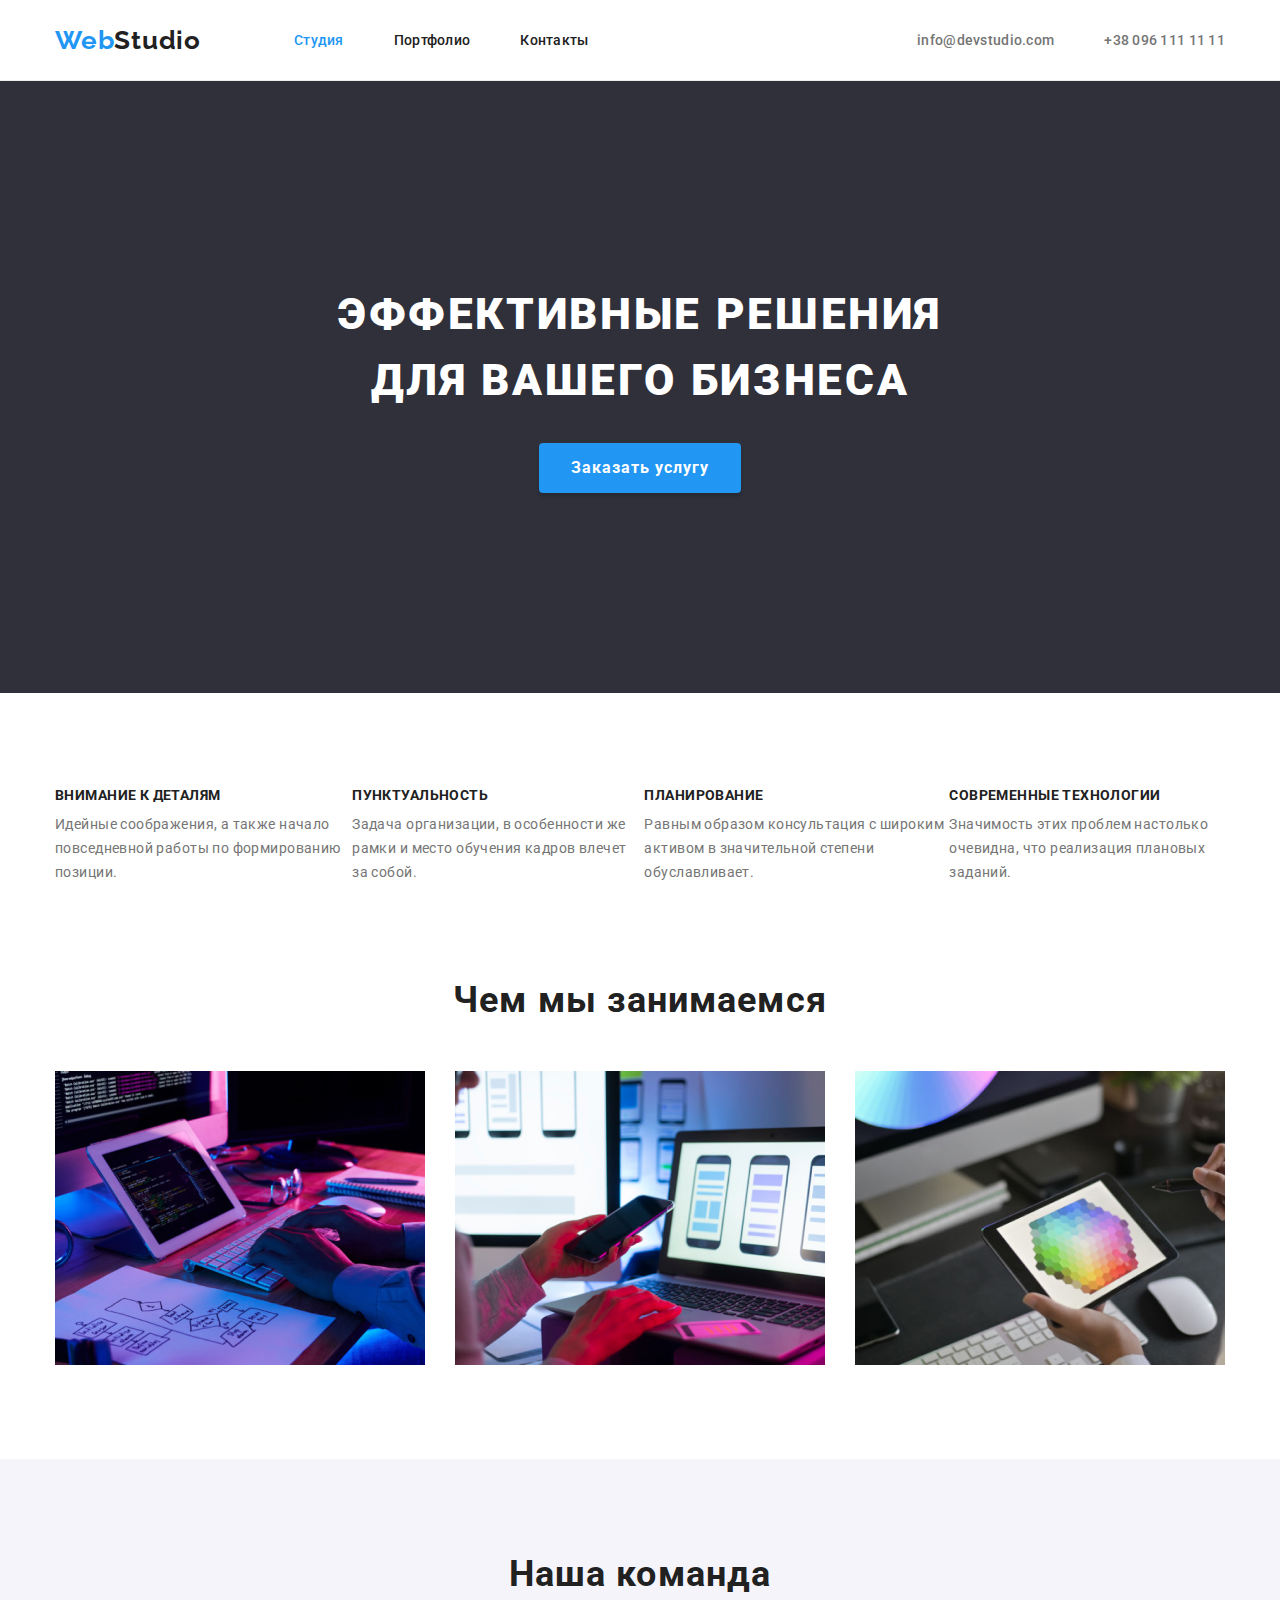
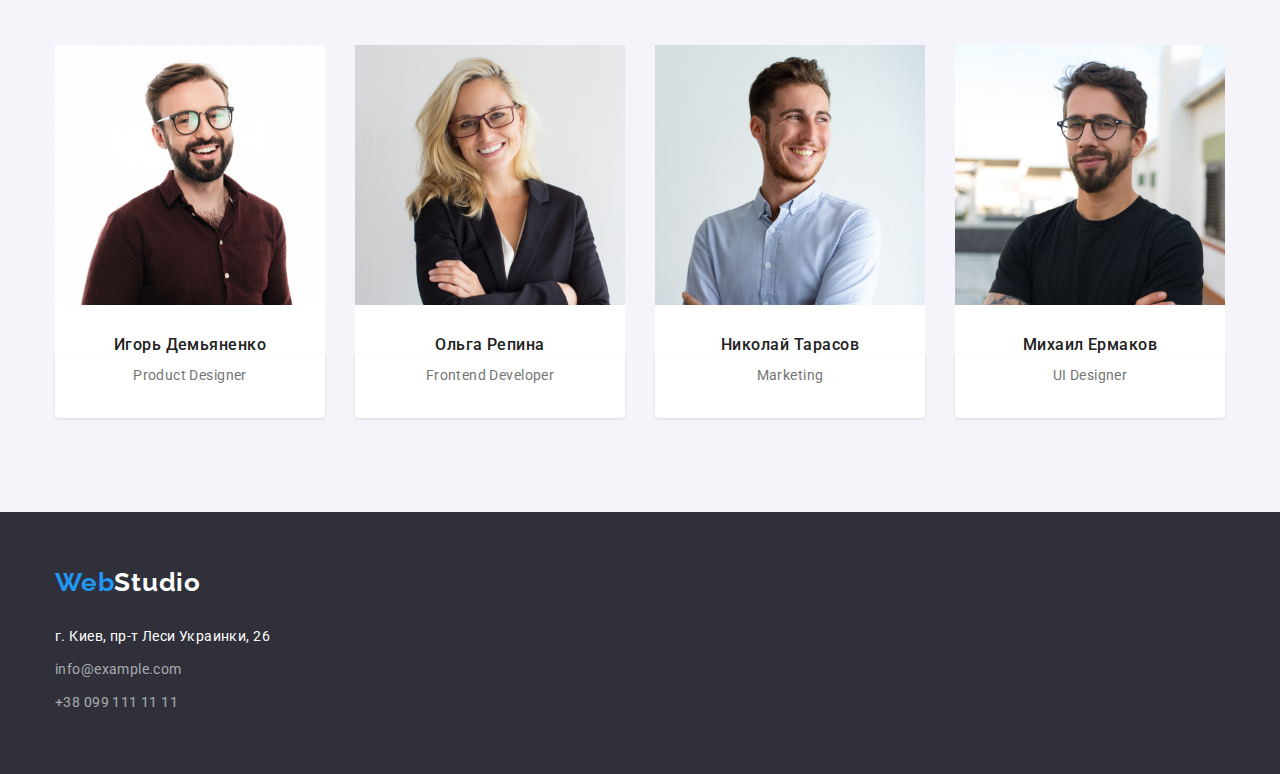
<file: index.html>
<!DOCTYPE html>
<html lang="ru">

<head>
    <meta charset="UTF-8">
    <meta name="viewport" content="width=device-width, initial-scale=1.0">
    <title>WebStudio</title>
    <link rel="preconnect" href="https://fonts.gstatic.com">
    <link href="https://fonts.googleapis.com/css2?family=Raleway:wght@700&family=Roboto:wght@400;500;700;900&display=swap"
        rel="stylesheet">
        <link rel="stylesheet" href="https://cdnjs.cloudflare.com/ajax/libs/modern-normalize/1.0.0/modern-normalize.min.css">
        <link rel="stylesheet" href="./css/styles.css">
</head>

<body>
    <header class="header">
       <div class="container">
            <nav class="navigation">
                <!--добавил спан для стилизации-->
                <a class="logo" href="" lang="en"><span class="web">Web</span>Studio
                </a>
                <ul class="navigation-list">
                    <li class="navigation-list-item">
                        <a class="navigation-list-link current-nav-link" href="./index.html">Студия</a>
                    </li>
                    <li class="navigation-list-item">
                        <a class="navigation-list-link" href="./portfolio.html">Портфолио</a>
                    </li>
                    <li class="navigation-list-item">
                        <a class="navigation-list-link" href="">Контакты</a>
                    </li>
                </ul>
                <address class="address">
                    <ul class="addres-link-list">
                        <li class="address-link">
                            <a class="main-tel" href="mailto:info@devstudio.com">info@devstudio.com</a>
                        </li>
                        <li class="address-link">
                            <a class="main-mail" href="tel:+380961111111">+38 096 111 11 11</a>
                        </li>
                    </ul>
            
                </address>
            </nav>
       </div>
    </header>
    <main>
        <section class="hero">
            <div class="container">
                <h1 class="hero-title">Эффективные решения <br> для вашего бизнеса</h1>
                <button type="button" class="button">Заказать услугу</button>
            </div>
           
        </section>
        <section>
            <div class="container">
                <!--скрытый заголовок-->
                <h2 hidden>наши приемущества</h2>
                <ul class="advantages">
                    <li>
                        <h3 class="title">Внимание к деталям</h3>
                        <p class="descriptions">Идейные соображения, а также начало повседневной работы по формированию позиции.</p>
                    </li>
                    <li>
                        <h3 class="title">Пунктуальность</h3>
                        <p class="descriptions">Задача организации, в особенности же рамки и место обучения кадров влечет за собой.</p>
                    </li>
                    <li>
                        <h3 class="title">Планирование</h3>
                        <p class="descriptions">Равным образом консультация с широким активом в значительной степени обуславливает.</p>
                    </li>
                    <li>
                        <h3 class="title">Современные технологии</h3>
                        <p class="descriptions">Значимость этих проблем настолько очевидна, что реализация плановых заданий.</p>
                    </li>
                </ul>
            </div>
           
        </section>
        <section>
            <div class="container">
                <h2 class="section-title">Чем мы занимаемся</h2>
                <ul class="employment">
                    <li class="employment-list">
                        <img src="./images/desktop.jpg" width="370" height="294" alt="десктопные приложения">
                
                    </li>
                    <li class="employment-list">
                        <img src="./images/mobile.jpg" width="370" height="294" alt="мобильные приложения">
                    </li>
                    <li class="employment-list">
                        <img src="./images/design.jpg" width="370" height="294" alt="дизайн">
                    </li>
                </ul>
            </div>
            
        </section>
        <section class="team-section">
            <div class="container">
                <h2 class="section-title">Наша команда</h2>
                <ul class="team-box">
                    <li class="descriptions-list">
                        <img src="./images/team.jpg" width="270" height="260" alt="Фото Игоря Демьяненко">
                        <h3 class="team-list">Игорь Демьяненко</h3>
                        <p class="descriptions" lang="en">Product Designer</p>
                    </li>
                    <li class="descriptions-list">
                        <img src="./images/team2.jpg" width="270" height="260" alt="Фото Ольги Репиной">
                        <h3 class="team-list">Ольга Репина</h3>
                        <p class="descriptions" lang="en">Frontend Developer</p>
                    </li>
                    <li class="descriptions-list">
                        <img src="./images/team3.jpg" width="270" height="260" alt="Фото Николая Тарасова">
                        <h3 class="team-list">Николай Тарасов</h3>
                        <p class="descriptions" lang="en">Marketing</p>
                    </li>
                    <li class="descriptions-list">
                        <img src="./images/team4.jpg" width="270" height="260" alt="Фото михаила Ермакова">
                        <h3 class="team-list">Михаил Ермаков</h3>
                        <p class="descriptions" lang="en">UI Designer</p>
                    </li>
                </ul>
            </div>
           
        </section>
    </main>
    <footer class="footer">
        <div class="container">
            <!--добавил спан для стилизации-->
            <a class="footer-logo" href="" lang="en"><span class="web">Web</span>Studio
            </a>
            <address class="footer-address">
                <ul>
                    <li class="footer-list-link">
                        <a class="footer-list-nav" href="https://goo.gl/maps/uPPd1PGFJsjfQsL56" target="_blank">г. Киев, пр-т Леси
                            Украинки, 26</a>
                    </li>
                    <li class="footer-list-link">
                        <a class="footer-list" href="mailto:info@example.com">info@example.com</a>
                    </li>
                    <li class="footer-list-link">
                        <a class="footer-list" href="tel:+380991111111">+38 099 111 11 11</a>
                    </li>
                </ul>
            </address>
        </div>
        
    </footer>
</body>

</html>
</file>
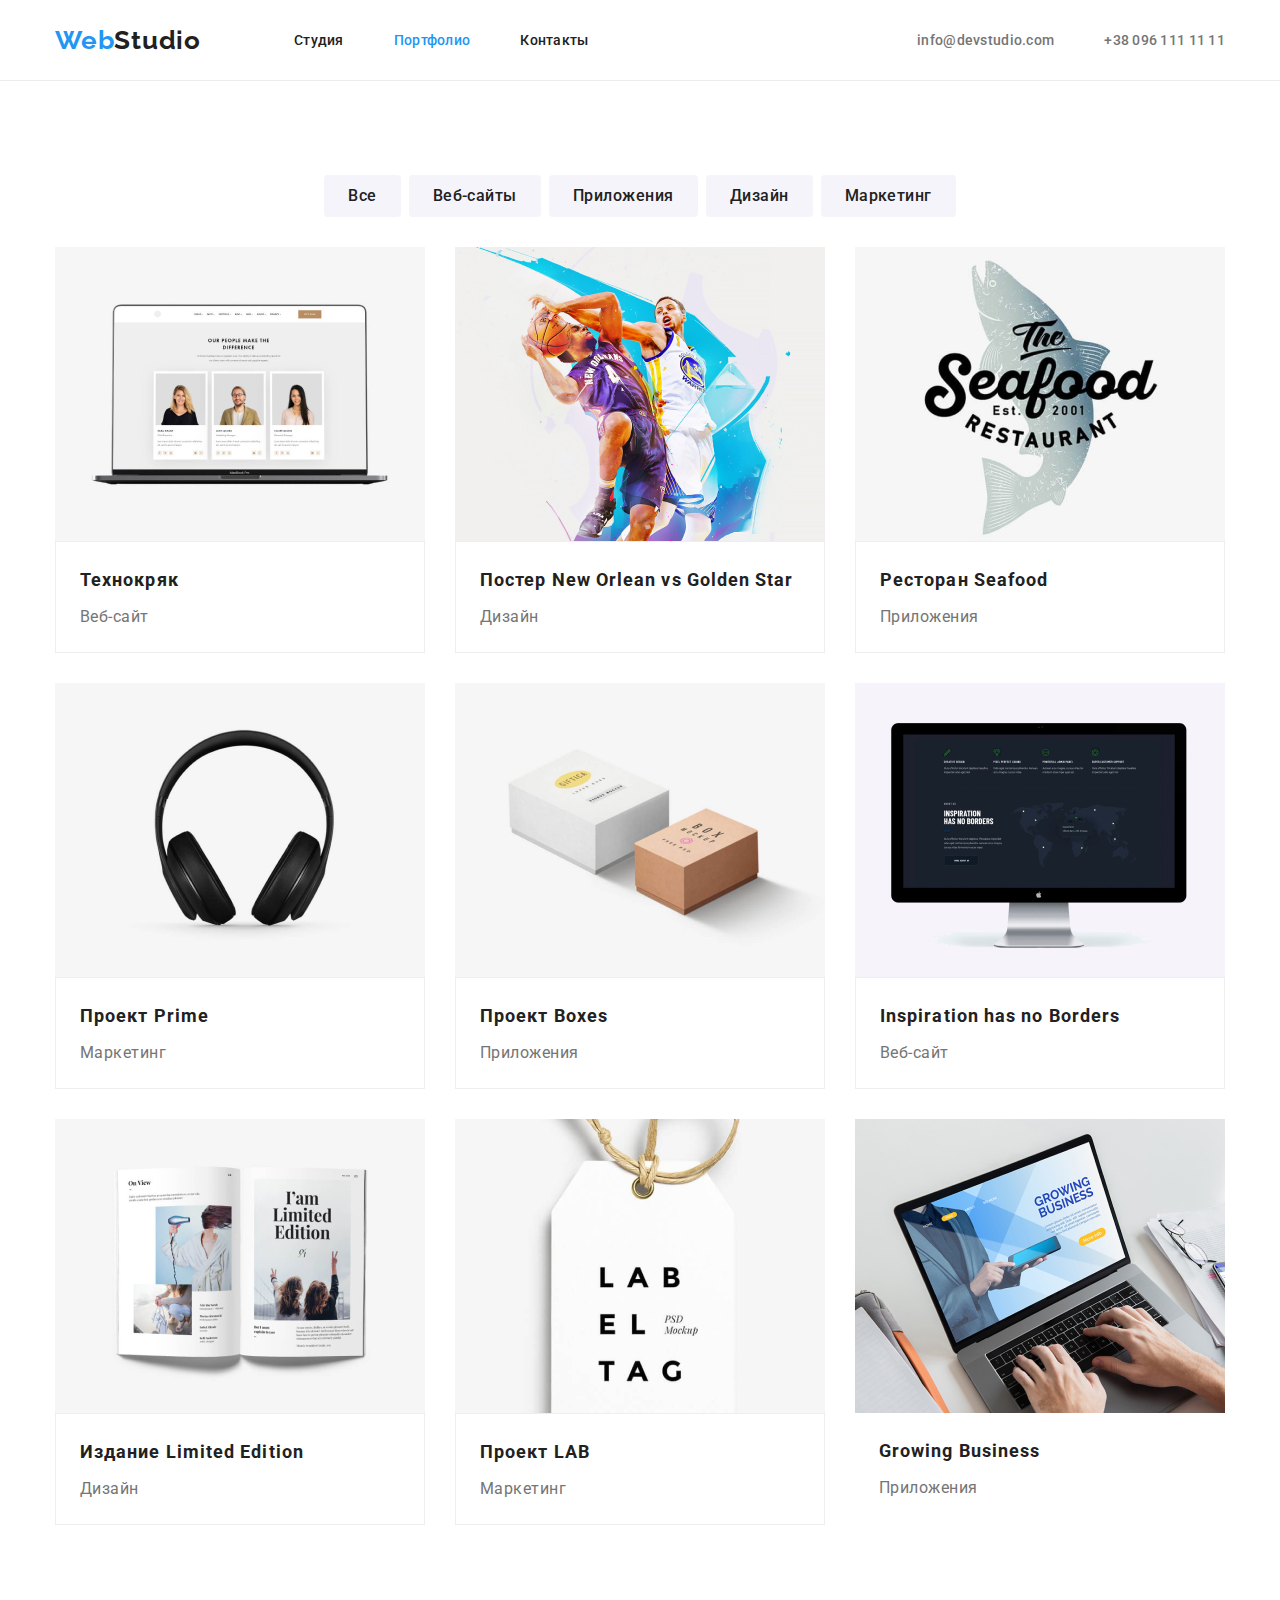
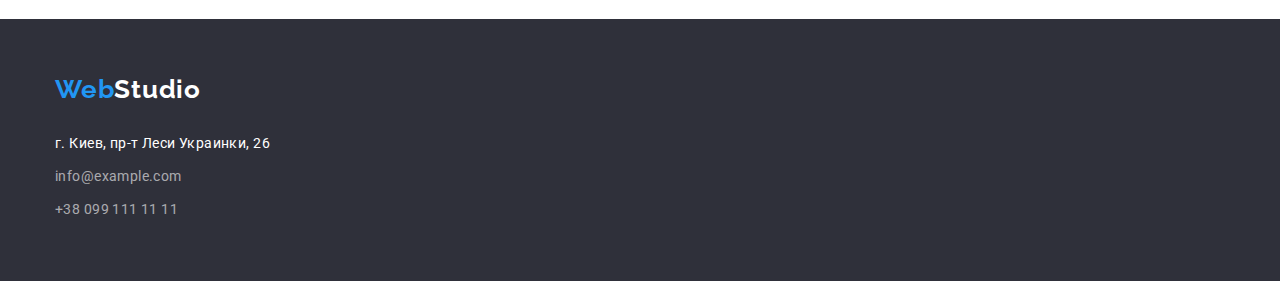
<file: portfolio.html>
<!DOCTYPE html>
<html lang="ru">

<head>
    <meta charset="UTF-8">
    <meta name="viewport" content="width=device-width, initial-scale=1.0">
    <title>Portfolio</title>
    <link rel="preconnect" href="https://fonts.gstatic.com">
    <link
        href="https://fonts.googleapis.com/css2?family=Raleway:wght@700&family=Roboto:wght@400;500;700;900&display=swap"
        rel="stylesheet">
        <link rel="stylesheet" href="https://cdnjs.cloudflare.com/ajax/libs/modern-normalize/1.0.0/modern-normalize.min.css">
    <link rel="stylesheet" href="./css/styles.css">
</head>

<body>
    <header class="header">
        <div class="container">
            <nav class="navigation">
                <!--добавил спан для стилизации-->
                <a class="logo" href="" lang="en"><span class="web">Web</span>Studio
                </a>
                <ul class="navigation-list">
                    <li class="navigation-list-item">
                        <a class="navigation-list-link " href="./index.html">Студия</a>
                    </li>
                    <li class="navigation-list-item">
                        <a class="navigation-list-link current-nav-link" href="./portfolio.html">Портфолио</a>
                    </li>
                    <li class="navigation-list-item">
                        <a class="navigation-list-link" href="">Контакты</a>
                    </li>
                </ul>
                <address class="address">
                    <ul class="addres-link-list">
                        <li class="address-link">
                            <a class="main-tel" href="mailto:info@devstudio.com">info@devstudio.com</a>
                        </li>
                        <li class="address-link">
                            <a class="main-mail" href="tel:+380961111111">+38 096 111 11 11</a>
                        </li>
                    </ul>
    
                </address>
            </nav>
        </div>
    </header>

    <main>
        <section>
           <div class="container">
                <h1 hidden>Наши работы</h1>
                <ul class="button-section">
                    <li class="button-section-link">
                        <button type="button" class="button2 button2-link">Все</button>
                    </li>
                    <li class="button-section-link">
                        <button type="button" class="button2 button2-link">Веб-сайты</button>
                    </li>
                    <li class="button-section-link">
                        <button type="button" class="button2 button2-link">Приложения</button>
                    </li>
                    <li class="button-section-link">
                        <button type="button" class="button2 button2-link">Дизайн</button>
                    </li>
                    <li class="button-section-link">
                        <button type="button" class="button2 button2-link">Маркетинг</button>
                    </li>
                </ul>
           </div>
        </section>
        <section>
            <div class="container">
                <ul class="portfolio-cards-list" >
                    <li class="portfolio-list">
                        <a href=""> <img src="./images/portfolio/img1.jpg" width="370" height="294"
                                alt="ноутбук с открытой страницей"></a>
                        <div class="portfolio-border">
                            <h2 class="portfolio-title">Технокряк</h2>
                            <p class="portfolio-description">Веб-сайт</p>
                        </div>
                    </li>
                    <li class="portfolio-list">
                        <a href=""> <img src="./images/portfolio/img2.jpg" width="370" height="294"
                                alt="постер с двумя баскетболистами"></a>
                        <div class="portfolio-border">
                            <h2 class="portfolio-title">Постер New Orlean vs Golden Star</h2>
                            <p class="portfolio-description">Дизайн</p>
                        </div>
                    </li>
                    <li class="portfolio-list">
                        <a href=""> <img src="./images/portfolio/img3.jpg" width="370" height="294" alt="логотип рыбного ресторана"></a>
                        <div class="portfolio-border">
                            <h2 class="portfolio-title">Ресторан Seafood</h2>
                            <p class="portfolio-description">Приложения</p>
                        </div>
                    </li>
                    <li class="portfolio-list">
                        <a href=""> <img src="./images/portfolio/img4.jpg" width="370" height="294" alt="наушники"></a>
                       <div class="portfolio-border">
                            <h2 class="portfolio-title">Проект Prime</h2>
                            <p class="portfolio-description">Маркетинг</p>
                       </div>
                    </li>
                    <li class="portfolio-list">
                        <a href=""> <img src="./images/portfolio/img5.jpg" width="370" height="294" alt="две коробки"></a>
                       <div class="portfolio-border">
                            <h2 class="portfolio-title">Проект Boxes</h2>
                            <p class="portfolio-description">Приложения</p>
                       </div>
                    </li>
                    <li class="portfolio-list">
                        <a href=""> <img src="./images/portfolio/img6.jpg" width="370" height="294" alt="монитор"></a>
                       <div class="portfolio-border">
                            <h2 class="portfolio-title">Inspiration has no Borders</h2>
                            <p class="portfolio-description">Веб-сайт</p>
                       </div>
                    </li>
                    <li class="portfolio-list">
                        <a href=""> <img src="./images/portfolio/img7.jpg" width="370" height="294" alt="открытый журнал"></a>
                       <div class="portfolio-border">
                            <h2 class="portfolio-title">Издание Limited Edition</h2>
                            <p class="portfolio-description">Дизайн</p>
                       </div>
                    </li>
                    <li class="portfolio-list">
                        <a href=""> <img src="./images/portfolio/img8.jpg" width="370" height="294" alt="бирка"></a>
                       <div class="portfolio-border">
                            <h2 class="portfolio-title">Проект LAB</h2>
                            <p class="portfolio-description">Маркетинг</p>
                       </div>
                    </li>
                    <li class="portfolio-list">
                        <a href=""> <img src="./images/portfolio/img9.jpg" width="370" height="294" alt="руки человека печатают на ноутбуке"></a>
                       <div>
                            <h2 class="portfolio-title">Growing Business</h2>
                            <p class="portfolio-description">Приложения</p>
                       </div>
                    </li>
                </ul>
            </div>
           
        </section>
    </main>
    <footer class="footer">
        <div class="container">
            <!--добавил спан для стилизации-->
            <a class="footer-logo" href="" lang="en"><span class="web">Web</span>Studio
            </a>
            <address class="footer-address">
                <ul>
                    <li class="footer-list-link">
                        <a class="footer-list-nav" href="https://goo.gl/maps/uPPd1PGFJsjfQsL56" target="_blank">г. Киев,
                            пр-т Леси
                            Украинки, 26</a>
                    </li>
                    <li class="footer-list-link">
                        <a class="footer-list" href="mailto:info@example.com">info@example.com</a>
                    </li>
                    <li class="footer-list-link">
                        <a class="footer-list" href="tel:+380991111111">+38 099 111 11 11</a>
                    </li>
                </ul>
            </address>
        </div>
    
    </footer>
    
       
</body>
</file>
<file: css/styles.css>
:root {
  --accent-color: #2196f3;
  --primary-white-color: #ffffff;
  --primary-text-color: #212121;
  --third-bg-color: #2f303a;
  --title-text-color: #757575;
  --main-background-color: #ffffff;
}

/* base style */
*,
*::before,
*::after {
  margin: 0;
  padding: 0;
}

a {
  text-decoration: none;
  font-style: normal;
}
ul,
ol {
  list-style: none;
  margin: 0;
  padding: 0;
}
h1,
h2,
h3,
h4,
h5,
h6 {
  margin: 0;
}

img {
  display: block;
}

body {
  background-color: var(--main-background-color);
  color: var(--title-text-color);
  font-family: Roboto, sans-serif;
  letter-spacing: 0.03em;
}
.container {
  width: 1170px;
  margin: 0 auto;
}

/* end base style */

/* Logo */
.navigation,
.logo {
  font-family: "Raleway", sans-serif;
  font-weight: 700;
  font-size: 26px;
  line-height: 1.192;
  letter-spacing: 0.03em;
  color: var(--primary-text-color);
}
.logo {
  margin-right: 93px;
}
.web {
  color: var(--accent-color);
}
/* End Logo */

/* Navigation list*/
.header {
  display: flex;
  border-bottom: 1px solid #ececec;
}
.navigation {
  display: flex;
  align-items: center;

  font-family: Roboto, sans-serif;
  font-weight: 500;
  font-size: 14px;
  line-height: 1.143;
  letter-spacing: 0.02em;
  color: #212121;
}
.navigation-list {
  display: flex;
  align-items: center;
}

.navigation-list-link {
  font-family: Roboto;
  font-weight: 500;
  font-size: 14px;
  line-height: 0.875;
  letter-spacing: 0.02em;
  color: var(--primary-text-color);
}
.navigation-list-item:not(:last-child) {
  margin-right: 50px;
}

.navigation-list-link:hover,
.navigation-list-link:focus {
  color: var(--accent-color);
}
.navigation-list-item {
  display: inline-block;
  padding-top: 32px;
  padding-bottom: 32px;
}
.address {
  display: flex;
  margin-left: auto;

  font-family: Roboto, sans-serif;
  font-weight: 500;
  font-size: 14px;
  line-height: 1.143;
  letter-spacing: 0.02em;
  color: var(--title-text-color);
}
.addres-link-list {
  display: flex;
  align-items: center;
}
.address-link {
  display: flex;
}
.address-link:not(:last-child) {
  margin-right: 50px;
}

.main-mail {
  color: var(--title-text-color);
}
.main-tel {
  color: var(--title-text-color);
}
.main-tel:hover,
.main-tel:focus {
  color: var(--accent-color);
}
.main-mail:hover,
.main-mail:focus {
  color: var(--accent-color);
}
.current-nav-link {
  color: var(--accent-color);
}

/* End Navigation list*/

/*  hero  */

.hero {
  padding-top: 200px;
  padding-bottom: 200px;
  text-align: center;
  background-color: var(--third-bg-color);
}
.hero-title {
  padding-bottom: 30px;
  font-family: Roboto, sans-serif;
  font-weight: 900;
  font-size: 44px;
  line-height: 1.5;
  letter-spacing: 0.06em;
  text-transform: uppercase;
  color: var(--primary-white-color);
}
.button {
  cursor: pointer;
  min-width: 200px;
  padding: 10px 32px;
  font-family: Roboto, sans-serif;
  font-weight: 700;
  font-size: 16px;
  line-height: 1.875;
  letter-spacing: 0.06em;
  background-color: #2196f3;
  color: var(--primary-white-color);
  border: none;
  border-radius: 4px;
  box-shadow: 0px 4px 4px rgba(0, 0, 0, 0.15);
}

/* End hero */

/* main */
.advantages {
  display: flex;
  justify-content: space-between;
  padding-top: 94px;
}
.title {
  width: 270px;
  font-family: Roboto, sans-serif;
  font-weight: 700;
  font-size: 14px;
  line-height: 1.143;
  letter-spacing: 0.03em;
  text-transform: uppercase;
  color: var(--primary-text-color);
}
.descriptions {
  padding-top: 10px;
  font-family: Roboto, sans-serif;
  font-weight: 400px;
  font-size: 14px;
  line-height: 1.714;
  letter-spacing: 0.03em;
  color: var(--title-text-color);
}
.section-title {
  padding-top: 94px;
  font-family: Roboto, sans-serif;
  font-weight: 700;
  font-size: 36px;
  line-height: 1.167;
  text-align: center;
  letter-spacing: 0.03em;
  counter-reset: var(--primary-text-color);
  color: var(--primary-text-color);
}
.employment {
  display: flex;
  padding-top: 50px;
  padding-bottom: 94px;
}

.employment-list:not(:last-child) {
  margin-right: 30px;
}
.team-section {
  background-color: #f5f4fa;
}
.team-box {
  display: flex;
  justify-content: space-between;
  padding-top: 50px;
  padding-bottom: 94px;
}
.team-box:not(:last-child) {
  margin-right: 30px;
}

.team-list {
  text-align: center;
  padding-top: 30px;
  font-family: Roboto, sans-serif;
  font-weight: 500;
  font-size: 16px;
  line-height: 1.188;
  letter-spacing: 0.03em;
  color: var(--primary-text-color);
  background-color: var(--primary-white-color);
}
.descriptions-list .descriptions {
  text-align: center;
  padding-bottom: 30px;
  background-color: var(--primary-white-color);
  border-radius: 0px 0px 4px 4px;
  box-shadow: 0px 2px 1px 0px rgba(0, 0, 0, 0.2);
  box-shadow: 0px 1px 1px 0px rgba(0, 0, 0, 0.14);
  box-shadow: 0px 1px 3px 0px rgba(0, 0, 0, 0.12);
}

/* end main */
/* footer */
.footer {
  padding-top: 60px;
  padding-bottom: 60px;
  background-color: #2f303a;
}
.footer-address {
  padding-top: 20px;
}

.footer-list-link {
  padding-top: 9px;
}
.footer-logo {
  font-family: "Raleway", sans-serif;
  font-style: normal;
  font-weight: 700;
  font-size: 26px;
  line-height: 0.839;
  letter-spacing: 0.03em;
  color: var(--primary-white-color);
}
.footer-list {
  font-family: Roboto, sans-serif;
  font-style: normal;
  font-weight: normal;
  font-size: 14px;
  line-height: 24px;
  letter-spacing: 0.03em;
  color: rgba(255, 255, 255, 0.6);
}
.footer-list-nav {
  font-family: Roboto, sans-serif;
  font-weight: normal;
  font-size: 14px;
  line-height: 24px;
  letter-spacing: 0.03em;
  color: var(--primary-white-color);
}

/* end footer */

/* portfolio title */

/* button section  */
.button-section {
  display: flex;
  justify-content: center;
  padding-top: 94px;
}
.button-section-link:not(:last-child) {
  padding-right: 8px;
}

.button2 {
  font-family: Roboto, sans-serif;
  font-weight: 500;
  font-size: 16px;
  cursor: pointer;
  line-height: 1.625;
  text-align: center;
  letter-spacing: 0.03em;
  border-radius: 4px;
  border-color: transparent;
  color: var(--primary-text-color);
  background-color: #f5f4fa;
}
.button2-link {
  min-width: 59px;
  padding: 6px 22px;
}

.button2:hover,
.button2:focus {
  background-color: var(--accent-color);
  color: var(--primary-white-color);
}
/* end button section*/
.portfolio-cards-list {
  display: flex;
  flex-wrap: wrap;
  margin-bottom: 94px;
}
.portfolio-list {
  width: calc((100% - 60) / 3);
  margin-right: 30px;
  margin-top: 30px;
}
.portfolio-border {
  border: 1px solid rgba(238, 238, 238, 1);
}

.portfolio-list:nth-child(3n) {
  margin-right: 0px;
}

.portfolio-title {
  padding-top: 20px;
  padding-left: 24px;
  padding-bottom: 4px;
  font-family: Roboto, sans-serif;
  font-weight: 700;
  font-size: 18px;
  line-height: 2;
  letter-spacing: 0.06em;
  color: var(--primary-text-color);
}
.portfolio-description {
  padding-left: 24px;
  padding-bottom: 20px;
  font-family: Roboto, sans-serif;
  font-weight: normal;
  font-size: 16px;
  line-height: 1.875;
  letter-spacing: 0.03em;
  color: var(--title-text-color);
}
/* end portfolio title */
</file>
